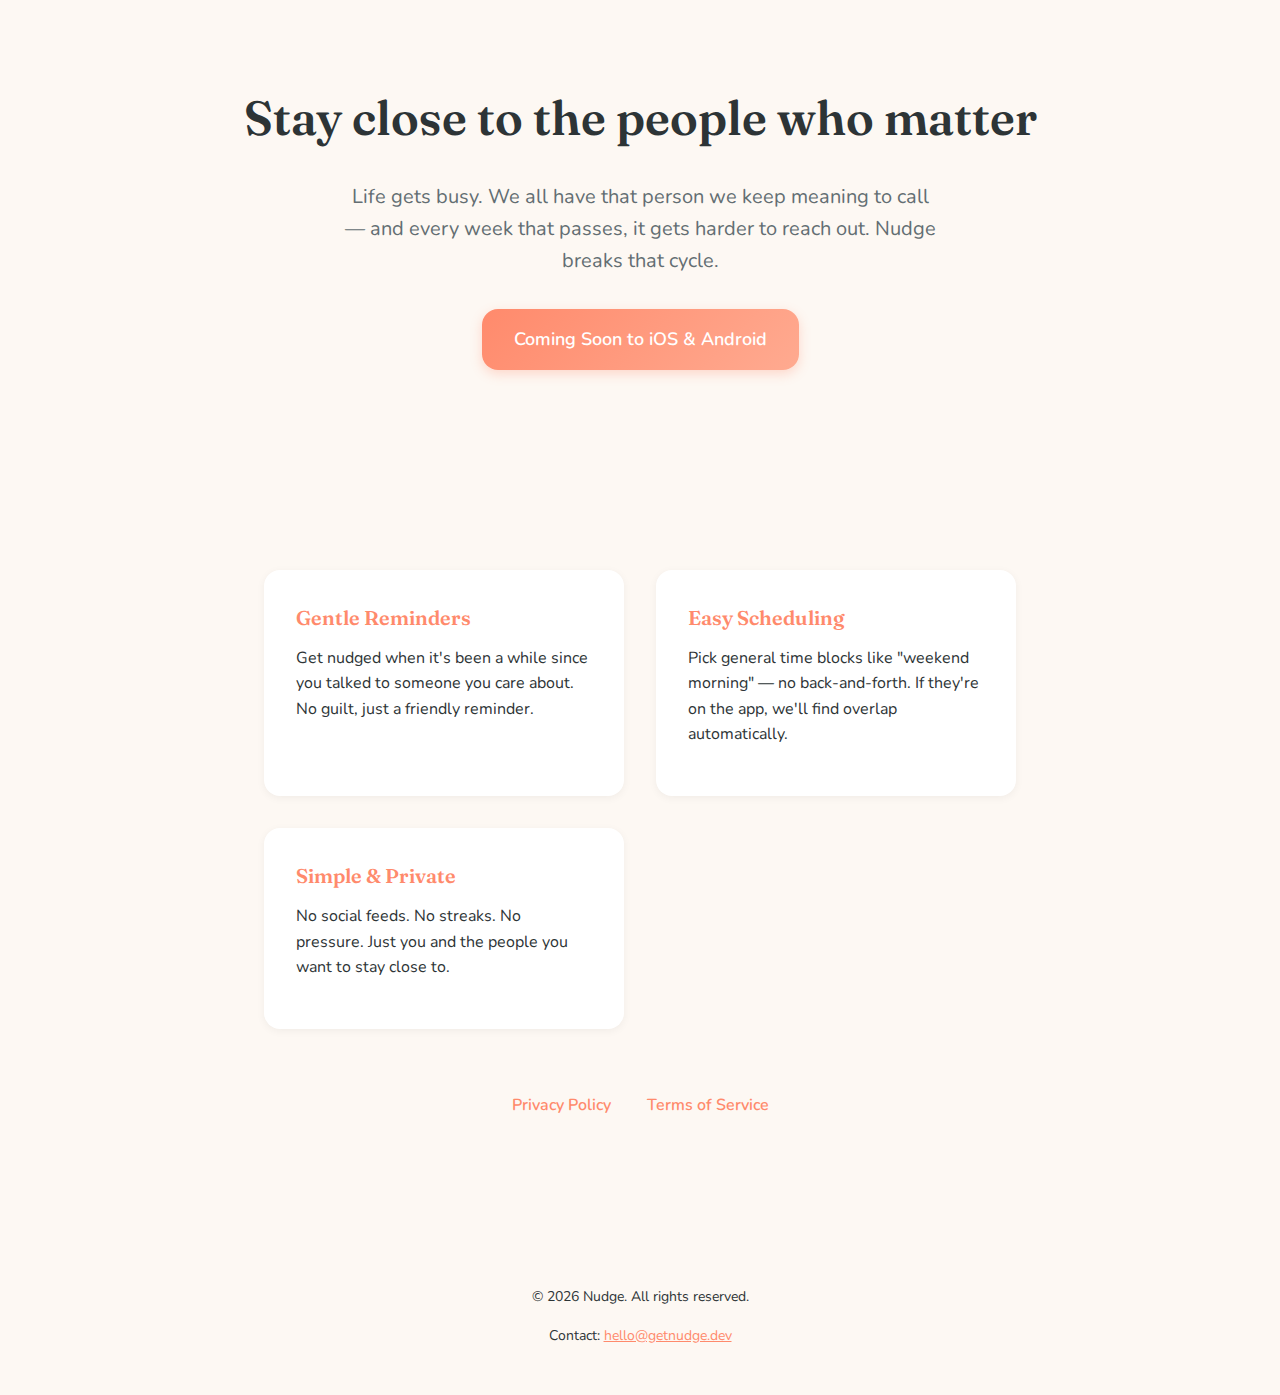
<file: index.html>
<!DOCTYPE html>
<html lang="en">
<head>
  <meta charset="UTF-8">
  <meta name="viewport" content="width=device-width, initial-scale=1.0">
  <title>Nudge - Stay close to the people who matter</title>
  <meta name="description" content="Life gets busy. Nudge helps you stay connected with friends and family through gentle reminders and easy scheduling.">

  <!-- Fonts -->
  <link rel="preconnect" href="https://fonts.googleapis.com">
  <link rel="preconnect" href="https://fonts.gstatic.com" crossorigin>
  <link href="https://fonts.googleapis.com/css2?family=Fraunces:wght@600&family=Nunito:wght@400;600;700&display=swap" rel="stylesheet">

  <!-- Styles -->
  <link rel="stylesheet" href="css/style.css">

  <!-- Favicon (you'll add this later) -->
  <!-- <link rel="icon" type="image/png" href="favicon.png"> -->
</head>
<body>
  <div class="hero">
    <h1>Stay close to the people who matter</h1>
    <p>Life gets busy. We all have that person we keep meaning to call — and every week that passes, it gets harder to reach out. Nudge breaks that cycle.</p>

    <!-- Coming soon badge - update when app is live -->
    <p style="margin-top: 32px;">
      <a href="#" class="cta">Coming Soon to iOS & Android</a>
    </p>

    <!-- Uncomment when app is live:
    <p style="margin-top: 32px;">
      <a href="https://apps.apple.com/app/..." class="cta">Download on iOS</a>
      <a href="https://play.google.com/store/apps/..." class="cta" style="margin-left: 16px;">Download on Android</a>
    </p>
    -->
  </div>

  <div class="container">
    <div class="features">
      <div class="feature">
        <h3>Gentle Reminders</h3>
        <p>Get nudged when it's been a while since you talked to someone you care about. No guilt, just a friendly reminder.</p>
      </div>

      <div class="feature">
        <h3>Easy Scheduling</h3>
        <p>Pick general time blocks like "weekend morning" — no back-and-forth. If they're on the app, we'll find overlap automatically.</p>
      </div>

      <div class="feature">
        <h3>Simple & Private</h3>
        <p>No social feeds. No streaks. No pressure. Just you and the people you want to stay close to.</p>
      </div>
    </div>

    <nav>
      <a href="privacy.html">Privacy Policy</a>
      <a href="terms.html">Terms of Service</a>
    </nav>
  </div>

  <footer>
    <p>&copy; 2026 Nudge. All rights reserved.</p>
    <p>Contact: <a href="mailto:hello@getnudge.dev">hello@getnudge.dev</a></p>
  </footer>
</body>
</html>
</file>
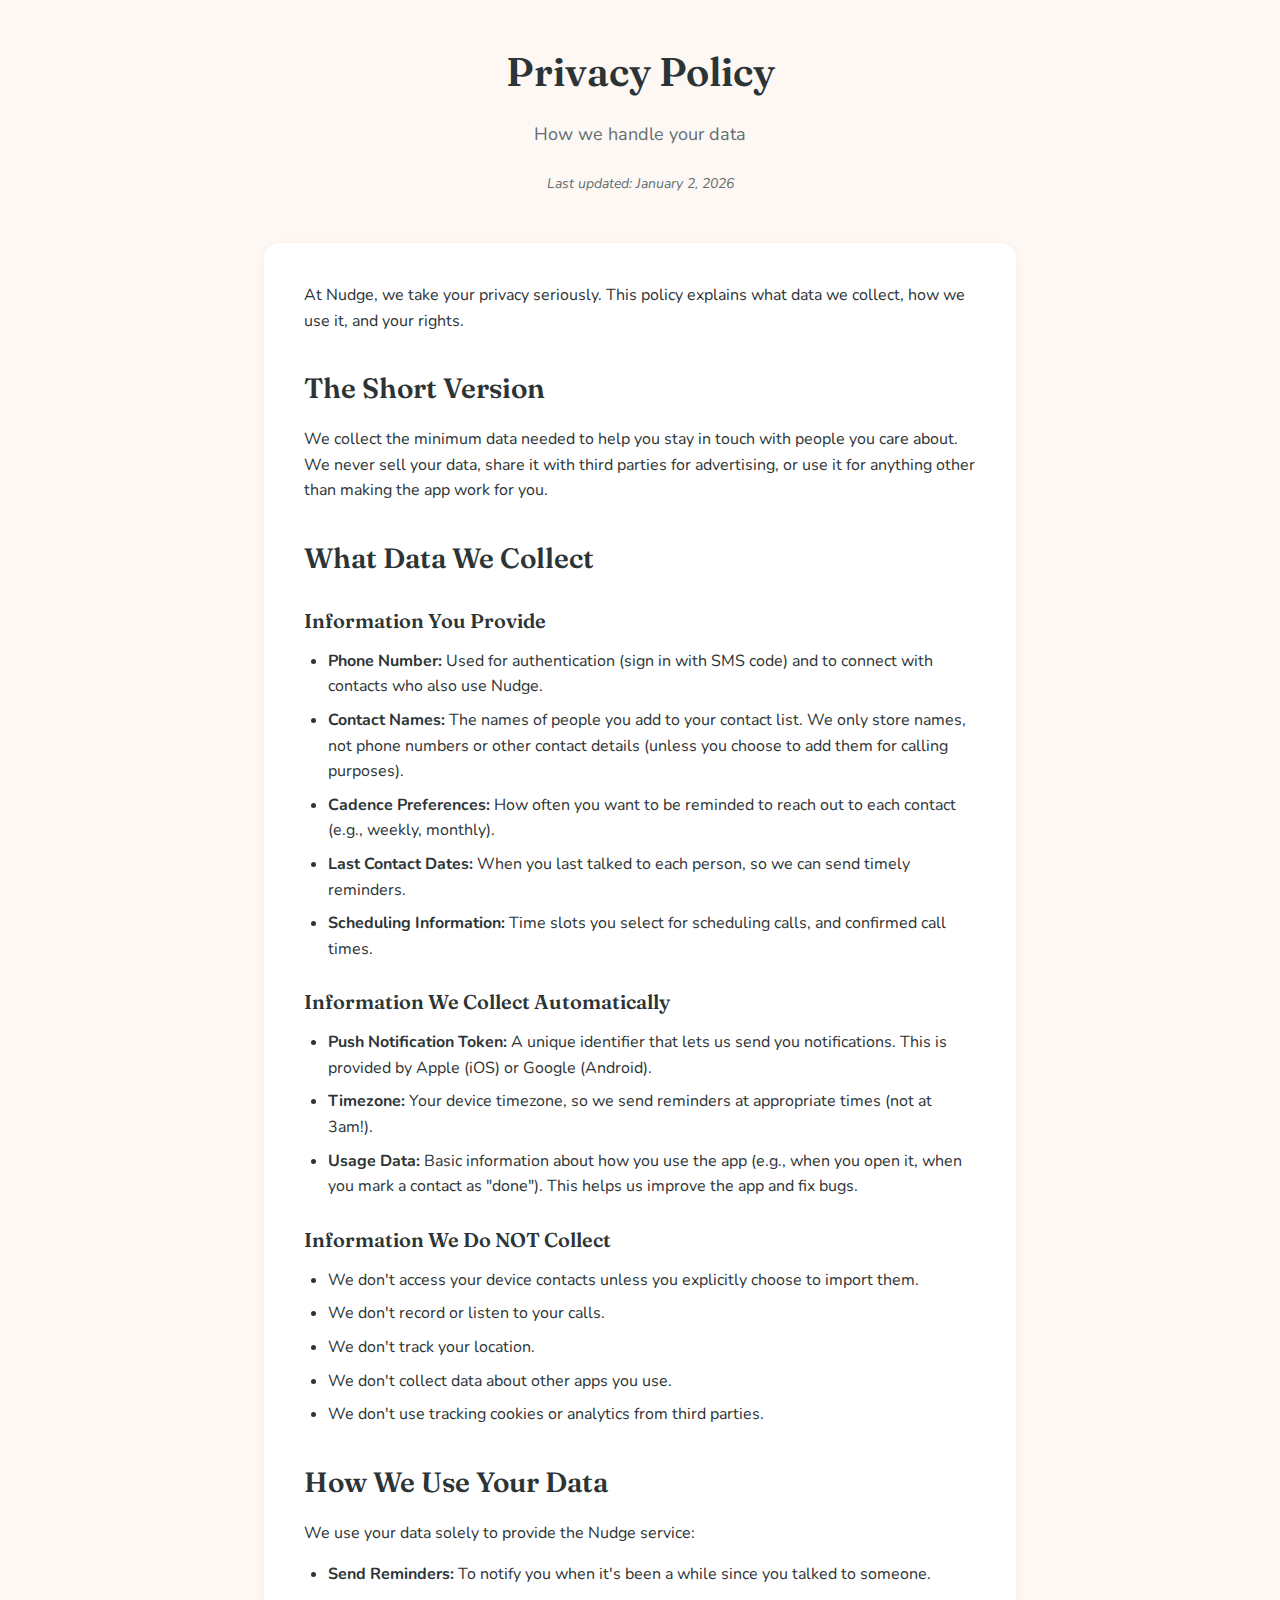
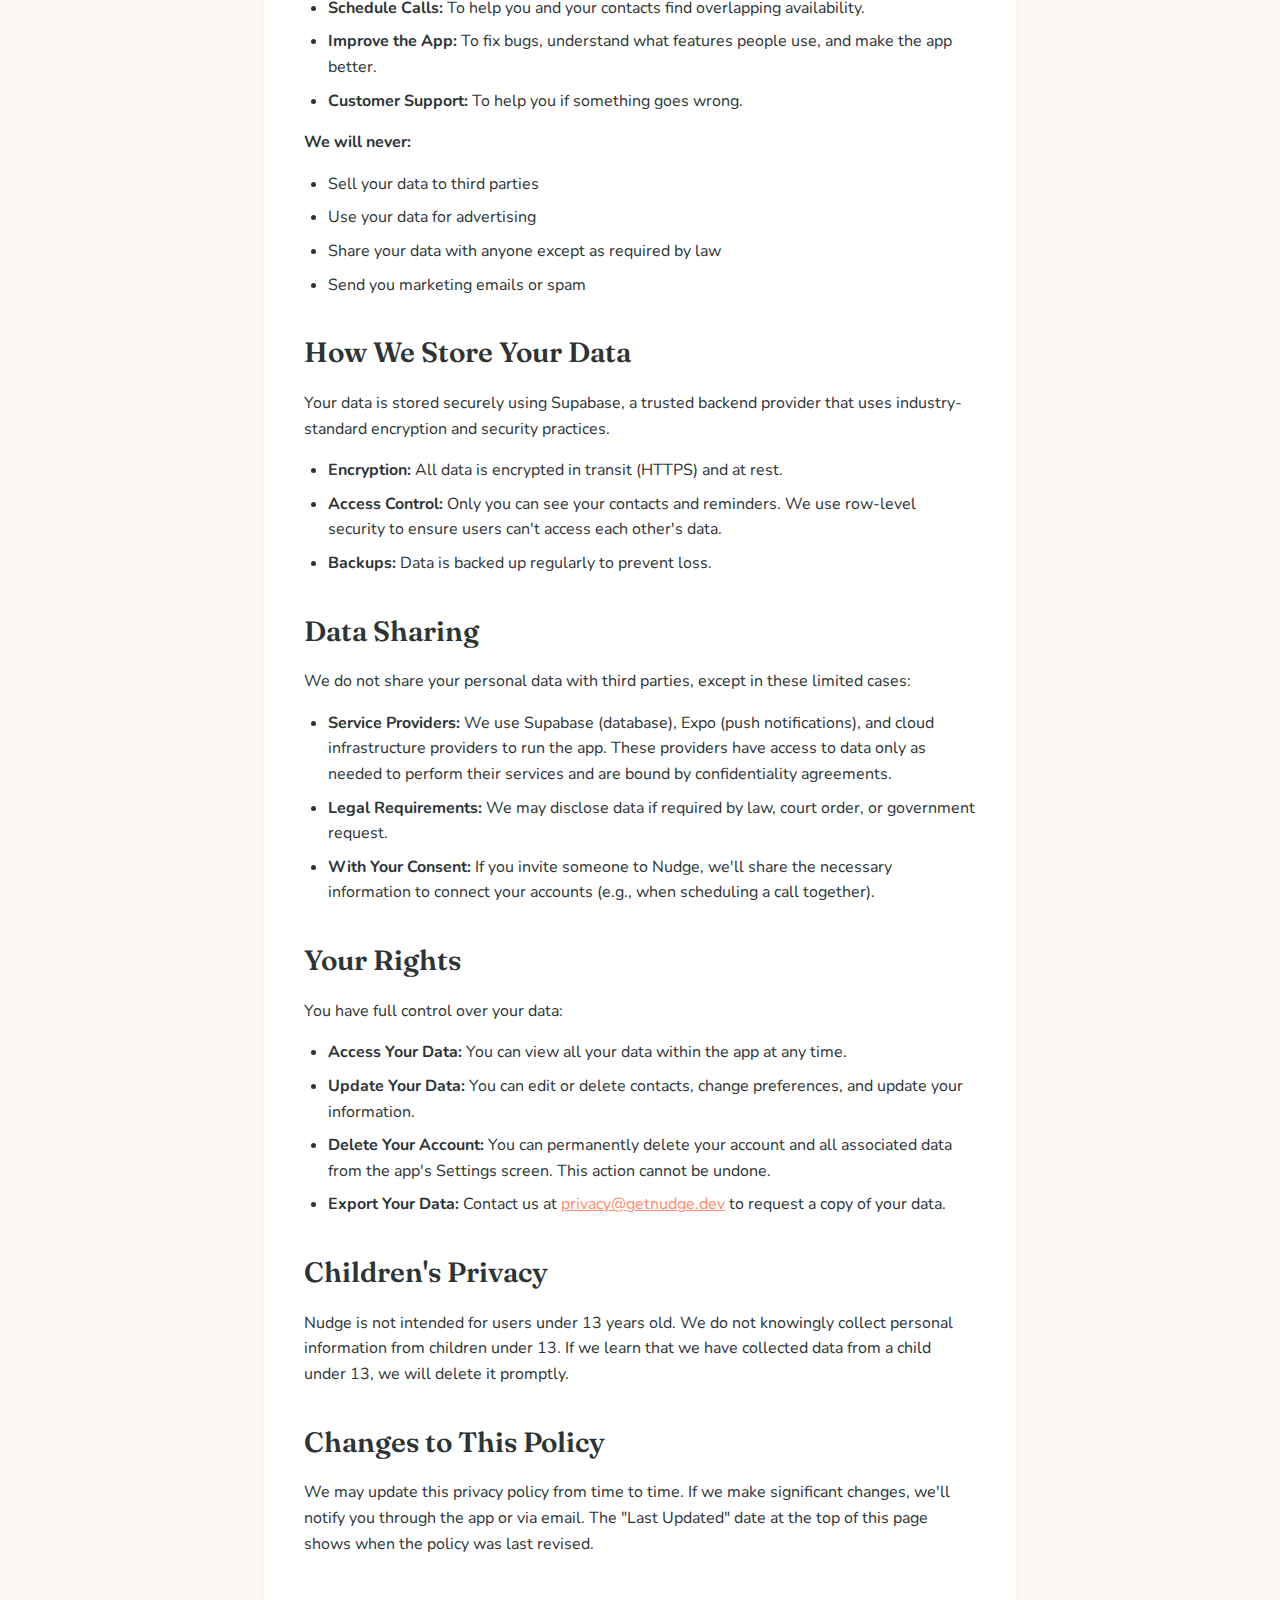
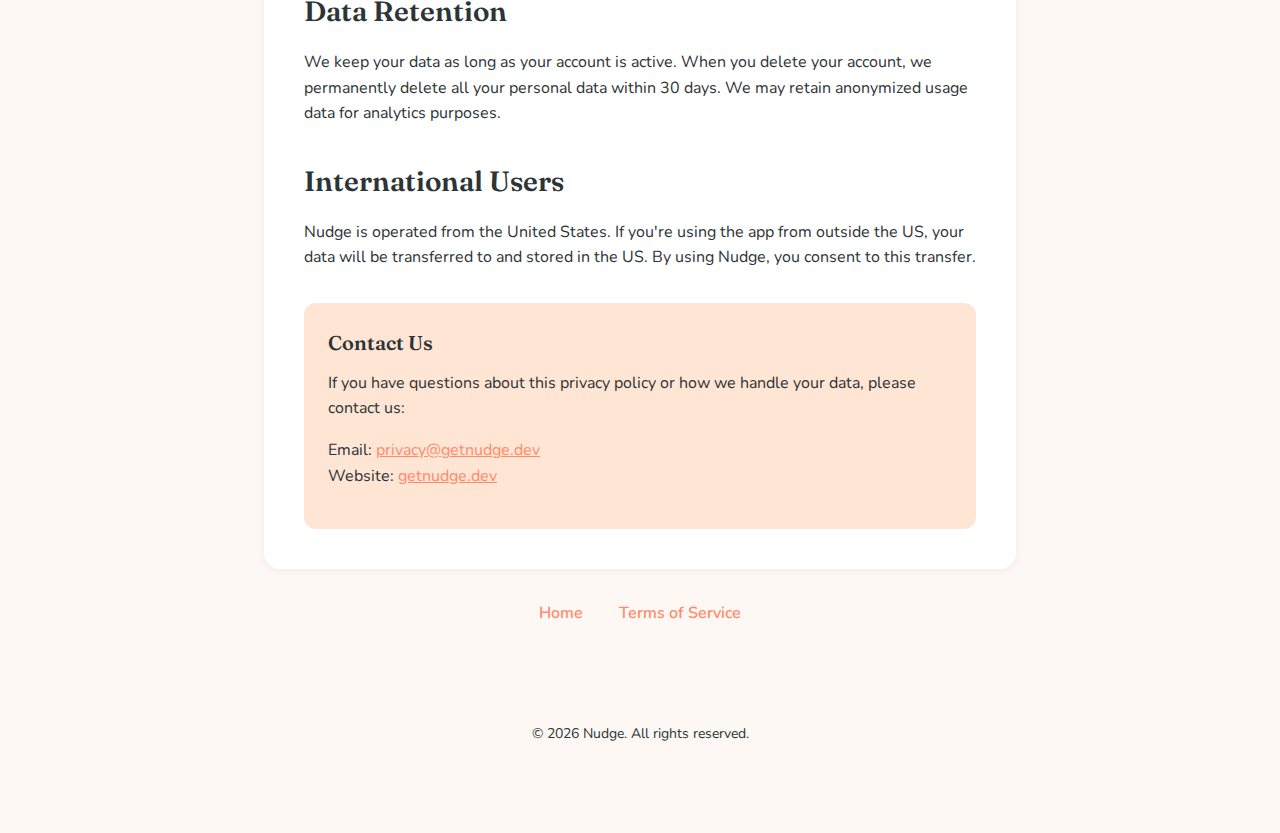
<file: privacy.html>
<!DOCTYPE html>
<html lang="en">
<head>
  <meta charset="UTF-8">
  <meta name="viewport" content="width=device-width, initial-scale=1.0">
  <title>Privacy Policy - Nudge</title>

  <!-- Fonts -->
  <link rel="preconnect" href="https://fonts.googleapis.com">
  <link rel="preconnect" href="https://fonts.gstatic.com" crossorigin>
  <link href="https://fonts.googleapis.com/css2?family=Fraunces:wght@600&family=Nunito:wght@400;600;700&display=swap" rel="stylesheet">

  <!-- Styles -->
  <link rel="stylesheet" href="css/style.css">
</head>
<body>
  <div class="container">
    <header>
      <h1>Privacy Policy</h1>
      <p class="tagline">How we handle your data</p>
      <p class="last-updated">Last updated: January 2, 2026</p>
    </header>

    <div class="content">
      <p>At Nudge, we take your privacy seriously. This policy explains what data we collect, how we use it, and your rights.</p>

      <h2>The Short Version</h2>
      <p>We collect the minimum data needed to help you stay in touch with people you care about. We never sell your data, share it with third parties for advertising, or use it for anything other than making the app work for you.</p>

      <h2>What Data We Collect</h2>

      <h3>Information You Provide</h3>
      <ul>
        <li><strong>Phone Number:</strong> Used for authentication (sign in with SMS code) and to connect with contacts who also use Nudge.</li>
        <li><strong>Contact Names:</strong> The names of people you add to your contact list. We only store names, not phone numbers or other contact details (unless you choose to add them for calling purposes).</li>
        <li><strong>Cadence Preferences:</strong> How often you want to be reminded to reach out to each contact (e.g., weekly, monthly).</li>
        <li><strong>Last Contact Dates:</strong> When you last talked to each person, so we can send timely reminders.</li>
        <li><strong>Scheduling Information:</strong> Time slots you select for scheduling calls, and confirmed call times.</li>
      </ul>

      <h3>Information We Collect Automatically</h3>
      <ul>
        <li><strong>Push Notification Token:</strong> A unique identifier that lets us send you notifications. This is provided by Apple (iOS) or Google (Android).</li>
        <li><strong>Timezone:</strong> Your device timezone, so we send reminders at appropriate times (not at 3am!).</li>
        <li><strong>Usage Data:</strong> Basic information about how you use the app (e.g., when you open it, when you mark a contact as "done"). This helps us improve the app and fix bugs.</li>
      </ul>

      <h3>Information We Do NOT Collect</h3>
      <ul>
        <li>We don't access your device contacts unless you explicitly choose to import them.</li>
        <li>We don't record or listen to your calls.</li>
        <li>We don't track your location.</li>
        <li>We don't collect data about other apps you use.</li>
        <li>We don't use tracking cookies or analytics from third parties.</li>
      </ul>

      <h2>How We Use Your Data</h2>

      <p>We use your data solely to provide the Nudge service:</p>

      <ul>
        <li><strong>Send Reminders:</strong> To notify you when it's been a while since you talked to someone.</li>
        <li><strong>Schedule Calls:</strong> To help you and your contacts find overlapping availability.</li>
        <li><strong>Improve the App:</strong> To fix bugs, understand what features people use, and make the app better.</li>
        <li><strong>Customer Support:</strong> To help you if something goes wrong.</li>
      </ul>

      <p><strong>We will never:</strong></p>
      <ul>
        <li>Sell your data to third parties</li>
        <li>Use your data for advertising</li>
        <li>Share your data with anyone except as required by law</li>
        <li>Send you marketing emails or spam</li>
      </ul>

      <h2>How We Store Your Data</h2>

      <p>Your data is stored securely using Supabase, a trusted backend provider that uses industry-standard encryption and security practices.</p>

      <ul>
        <li><strong>Encryption:</strong> All data is encrypted in transit (HTTPS) and at rest.</li>
        <li><strong>Access Control:</strong> Only you can see your contacts and reminders. We use row-level security to ensure users can't access each other's data.</li>
        <li><strong>Backups:</strong> Data is backed up regularly to prevent loss.</li>
      </ul>

      <h2>Data Sharing</h2>

      <p>We do not share your personal data with third parties, except in these limited cases:</p>

      <ul>
        <li><strong>Service Providers:</strong> We use Supabase (database), Expo (push notifications), and cloud infrastructure providers to run the app. These providers have access to data only as needed to perform their services and are bound by confidentiality agreements.</li>
        <li><strong>Legal Requirements:</strong> We may disclose data if required by law, court order, or government request.</li>
        <li><strong>With Your Consent:</strong> If you invite someone to Nudge, we'll share the necessary information to connect your accounts (e.g., when scheduling a call together).</li>
      </ul>

      <h2>Your Rights</h2>

      <p>You have full control over your data:</p>

      <ul>
        <li><strong>Access Your Data:</strong> You can view all your data within the app at any time.</li>
        <li><strong>Update Your Data:</strong> You can edit or delete contacts, change preferences, and update your information.</li>
        <li><strong>Delete Your Account:</strong> You can permanently delete your account and all associated data from the app's Settings screen. This action cannot be undone.</li>
        <li><strong>Export Your Data:</strong> Contact us at <a href="mailto:privacy@getnudge.dev">privacy@getnudge.dev</a> to request a copy of your data.</li>
      </ul>

      <h2>Children's Privacy</h2>

      <p>Nudge is not intended for users under 13 years old. We do not knowingly collect personal information from children under 13. If we learn that we have collected data from a child under 13, we will delete it promptly.</p>

      <h2>Changes to This Policy</h2>

      <p>We may update this privacy policy from time to time. If we make significant changes, we'll notify you through the app or via email. The "Last Updated" date at the top of this page shows when the policy was last revised.</p>

      <h2>Data Retention</h2>

      <p>We keep your data as long as your account is active. When you delete your account, we permanently delete all your personal data within 30 days. We may retain anonymized usage data for analytics purposes.</p>

      <h2>International Users</h2>

      <p>Nudge is operated from the United States. If you're using the app from outside the US, your data will be transferred to and stored in the US. By using Nudge, you consent to this transfer.</p>

      <div class="contact-info">
        <h3>Contact Us</h3>
        <p>If you have questions about this privacy policy or how we handle your data, please contact us:</p>
        <p>
          Email: <a href="mailto:privacy@getnudge.dev">privacy@getnudge.dev</a><br>
          Website: <a href="https://getnudge.dev">getnudge.dev</a>
        </p>
      </div>
    </div>

    <nav>
      <a href="index.html">Home</a>
      <a href="terms.html">Terms of Service</a>
    </nav>

    <footer>
      <p>&copy; 2026 Nudge. All rights reserved.</p>
    </footer>
  </div>
</body>
</html>
</file>
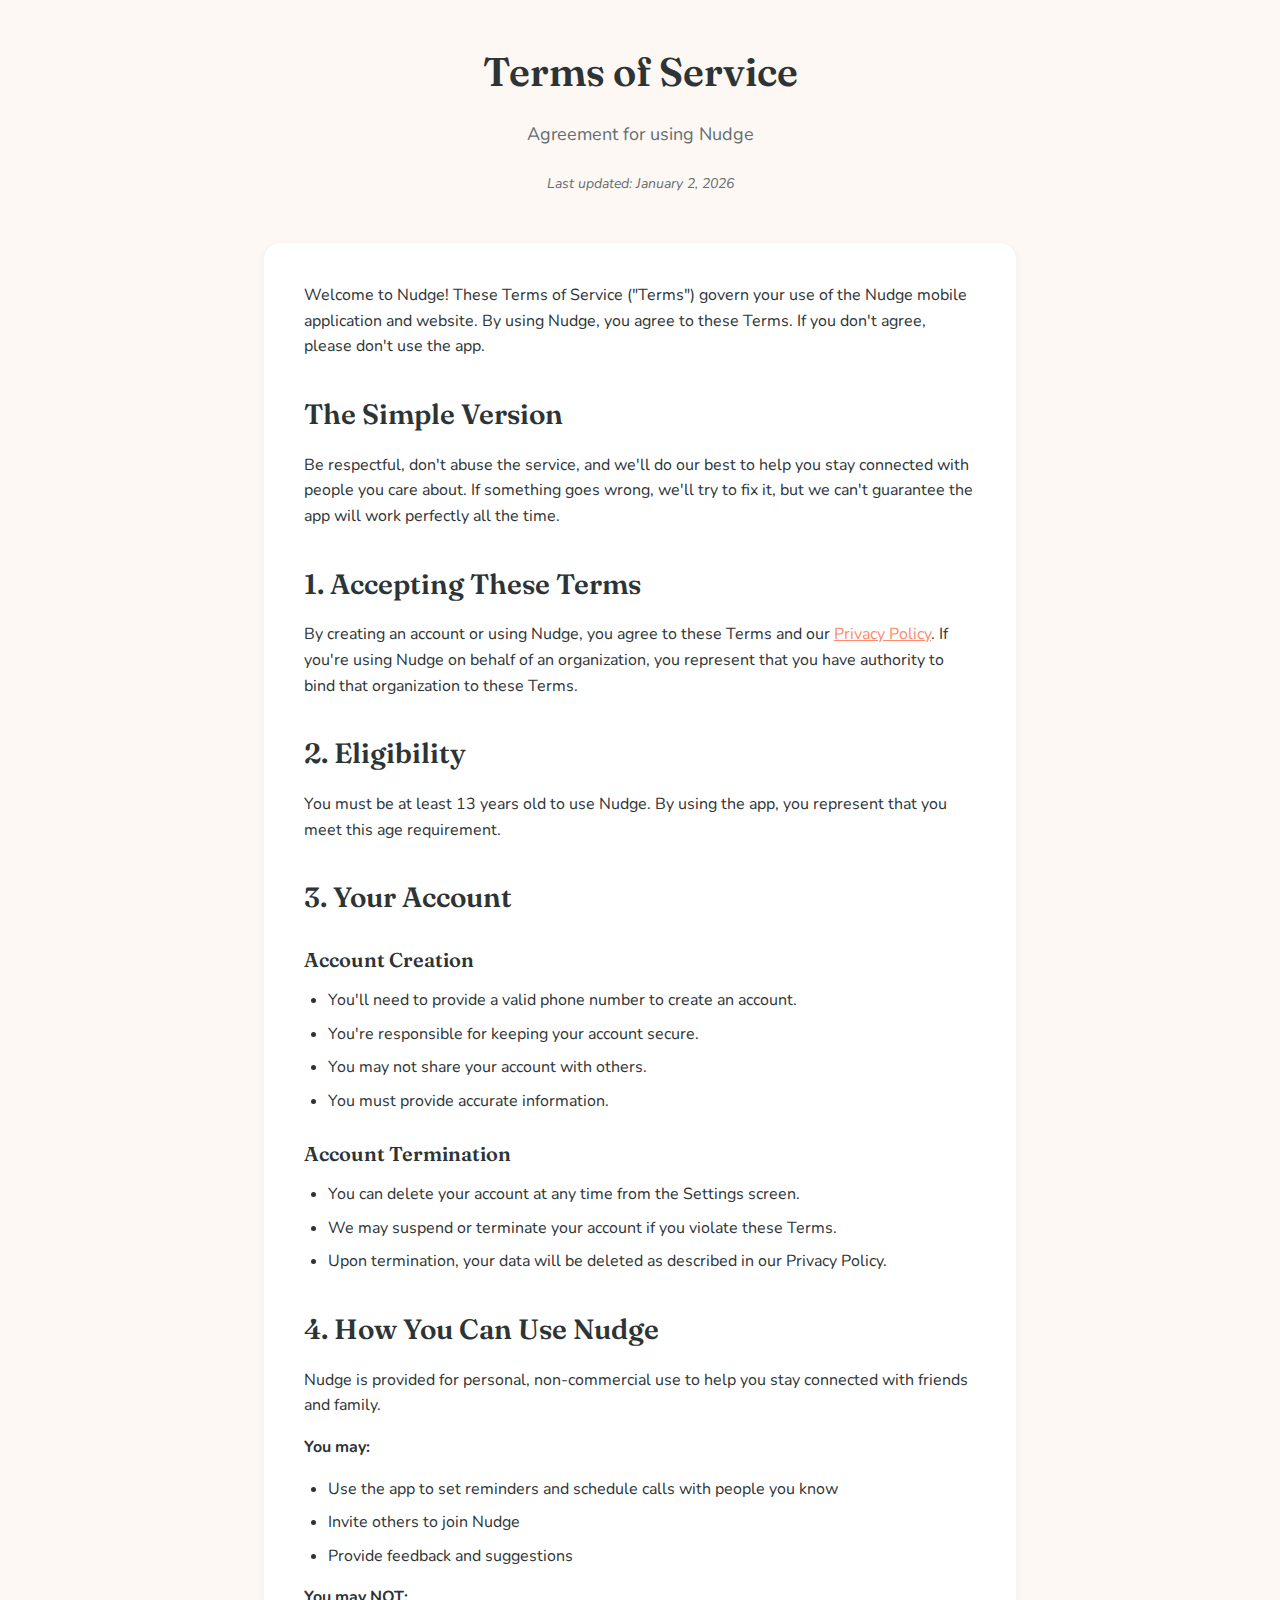
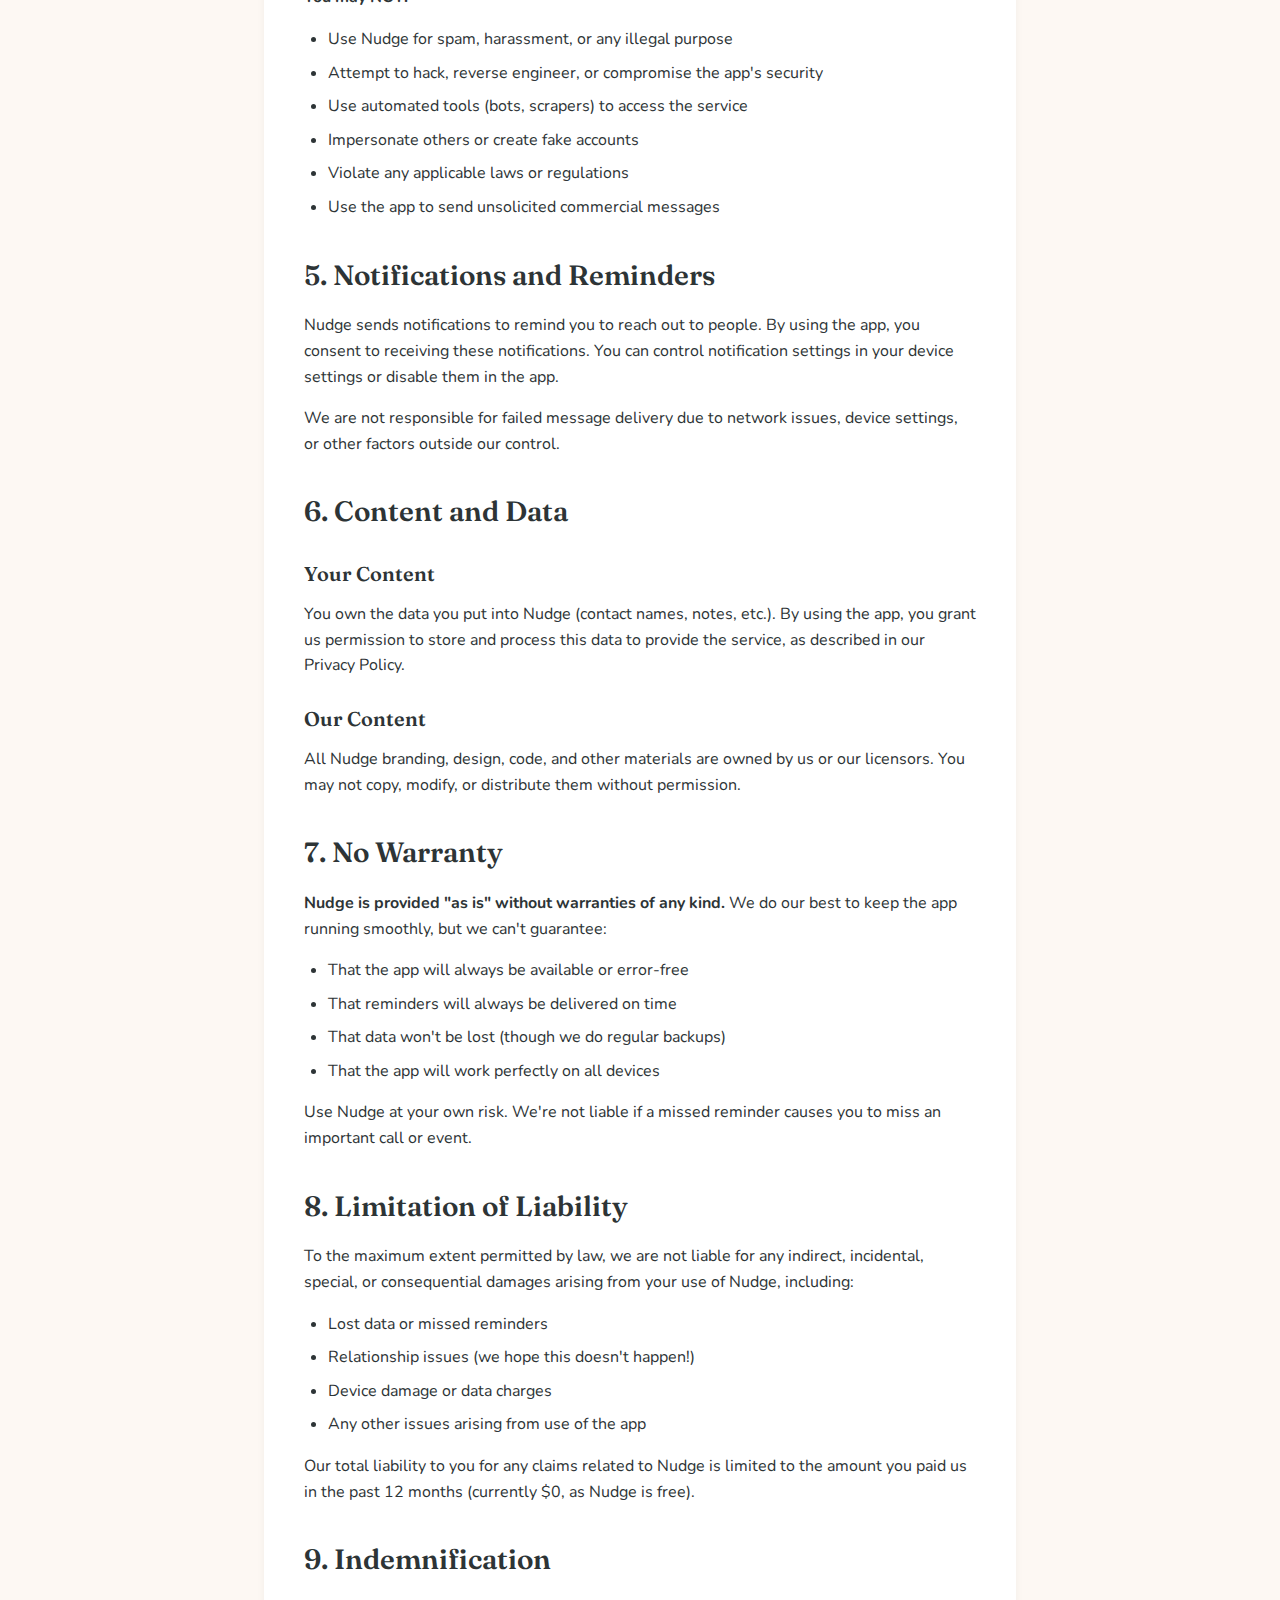
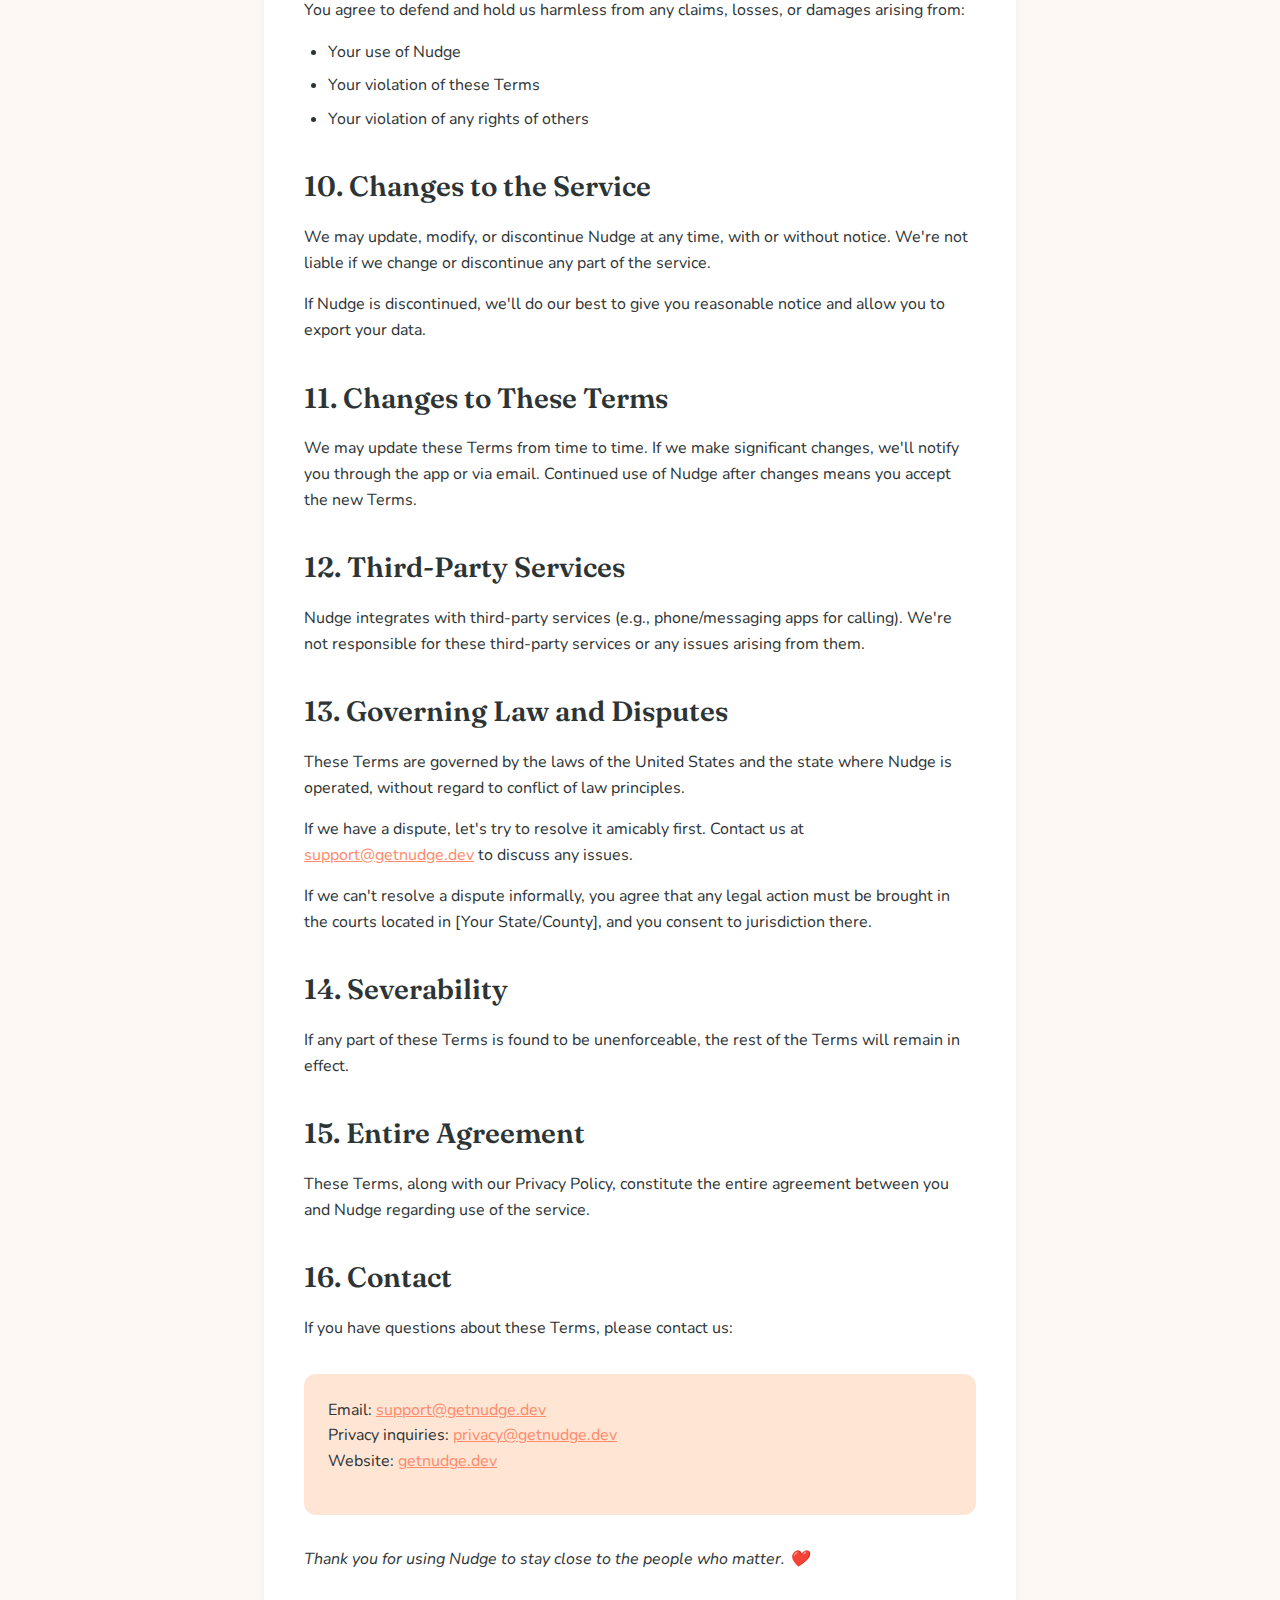
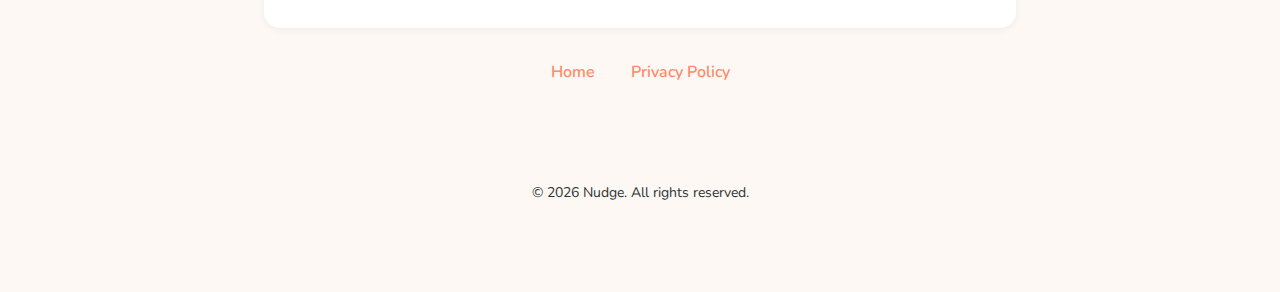
<file: terms.html>
<!DOCTYPE html>
<html lang="en">
<head>
  <meta charset="UTF-8">
  <meta name="viewport" content="width=device-width, initial-scale=1.0">
  <title>Terms of Service - Nudge</title>

  <!-- Fonts -->
  <link rel="preconnect" href="https://fonts.googleapis.com">
  <link rel="preconnect" href="https://fonts.gstatic.com" crossorigin>
  <link href="https://fonts.googleapis.com/css2?family=Fraunces:wght@600&family=Nunito:wght@400;600;700&display=swap" rel="stylesheet">

  <!-- Styles -->
  <link rel="stylesheet" href="css/style.css">

  <!-- Favicon -->
  <link rel="icon" type="image/x-icon" href="/favicon.ico">
  <link rel="icon" type="image/png" sizes="32x32" href="/favicon-32x32.png">
  <link rel="icon" type="image/png" sizes="16x16" href="/favicon-16x16.png">
  <link rel="apple-touch-icon" sizes="180x180" href="/apple-touch-icon.png">
  <link rel="manifest" href="/site.webmanifest">
</head>
<body>
  <div class="container">
    <header>
      <h1>Terms of Service</h1>
      <p class="tagline">Agreement for using Nudge</p>
      <p class="last-updated">Last updated: January 2, 2026</p>
    </header>

    <div class="content">
      <p>Welcome to Nudge! These Terms of Service ("Terms") govern your use of the Nudge mobile application and website. By using Nudge, you agree to these Terms. If you don't agree, please don't use the app.</p>

      <h2>The Simple Version</h2>
      <p>Be respectful, don't abuse the service, and we'll do our best to help you stay connected with people you care about. If something goes wrong, we'll try to fix it, but we can't guarantee the app will work perfectly all the time.</p>

      <h2>1. Accepting These Terms</h2>
      <p>By creating an account or using Nudge, you agree to these Terms and our <a href="privacy.html">Privacy Policy</a>. If you're using Nudge on behalf of an organization, you represent that you have authority to bind that organization to these Terms.</p>

      <h2>2. Eligibility</h2>
      <p>You must be at least 13 years old to use Nudge. By using the app, you represent that you meet this age requirement.</p>

      <h2>3. Your Account</h2>

      <h3>Account Creation</h3>
      <ul>
        <li>You'll need to provide a valid phone number to create an account.</li>
        <li>You're responsible for keeping your account secure.</li>
        <li>You may not share your account with others.</li>
        <li>You must provide accurate information.</li>
      </ul>

      <h3>Account Termination</h3>
      <ul>
        <li>You can delete your account at any time from the Settings screen.</li>
        <li>We may suspend or terminate your account if you violate these Terms.</li>
        <li>Upon termination, your data will be deleted as described in our Privacy Policy.</li>
      </ul>

      <h2>4. How You Can Use Nudge</h2>

      <p>Nudge is provided for personal, non-commercial use to help you stay connected with friends and family.</p>

      <p><strong>You may:</strong></p>
      <ul>
        <li>Use the app to set reminders and schedule calls with people you know</li>
        <li>Invite others to join Nudge</li>
        <li>Provide feedback and suggestions</li>
      </ul>

      <p><strong>You may NOT:</strong></p>
      <ul>
        <li>Use Nudge for spam, harassment, or any illegal purpose</li>
        <li>Attempt to hack, reverse engineer, or compromise the app's security</li>
        <li>Use automated tools (bots, scrapers) to access the service</li>
        <li>Impersonate others or create fake accounts</li>
        <li>Violate any applicable laws or regulations</li>
        <li>Use the app to send unsolicited commercial messages</li>
      </ul>

      <h2>5. Notifications and Reminders</h2>

      <p>Nudge sends notifications to remind you to reach out to people. By using the app, you consent to receiving these notifications. You can control notification settings in your device settings or disable them in the app.</p>

      <p>We are not responsible for failed message delivery due to network issues, device settings, or other factors outside our control.</p>

      <h2>6. Content and Data</h2>

      <h3>Your Content</h3>
      <p>You own the data you put into Nudge (contact names, notes, etc.). By using the app, you grant us permission to store and process this data to provide the service, as described in our Privacy Policy.</p>

      <h3>Our Content</h3>
      <p>All Nudge branding, design, code, and other materials are owned by us or our licensors. You may not copy, modify, or distribute them without permission.</p>

      <h2>7. No Warranty</h2>

      <p><strong>Nudge is provided "as is" without warranties of any kind.</strong> We do our best to keep the app running smoothly, but we can't guarantee:</p>

      <ul>
        <li>That the app will always be available or error-free</li>
        <li>That reminders will always be delivered on time</li>
        <li>That data won't be lost (though we do regular backups)</li>
        <li>That the app will work perfectly on all devices</li>
      </ul>

      <p>Use Nudge at your own risk. We're not liable if a missed reminder causes you to miss an important call or event.</p>

      <h2>8. Limitation of Liability</h2>

      <p>To the maximum extent permitted by law, we are not liable for any indirect, incidental, special, or consequential damages arising from your use of Nudge, including:</p>

      <ul>
        <li>Lost data or missed reminders</li>
        <li>Relationship issues (we hope this doesn't happen!)</li>
        <li>Device damage or data charges</li>
        <li>Any other issues arising from use of the app</li>
      </ul>

      <p>Our total liability to you for any claims related to Nudge is limited to the amount you paid us in the past 12 months (currently $0, as Nudge is free).</p>

      <h2>9. Indemnification</h2>

      <p>You agree to defend and hold us harmless from any claims, losses, or damages arising from:</p>

      <ul>
        <li>Your use of Nudge</li>
        <li>Your violation of these Terms</li>
        <li>Your violation of any rights of others</li>
      </ul>

      <h2>10. Changes to the Service</h2>

      <p>We may update, modify, or discontinue Nudge at any time, with or without notice. We're not liable if we change or discontinue any part of the service.</p>

      <p>If Nudge is discontinued, we'll do our best to give you reasonable notice and allow you to export your data.</p>

      <h2>11. Changes to These Terms</h2>

      <p>We may update these Terms from time to time. If we make significant changes, we'll notify you through the app or via email. Continued use of Nudge after changes means you accept the new Terms.</p>

      <h2>12. Third-Party Services</h2>

      <p>Nudge integrates with third-party services (e.g., phone/messaging apps for calling). We're not responsible for these third-party services or any issues arising from them.</p>

      <h2>13. Governing Law and Disputes</h2>

      <p>These Terms are governed by the laws of the United States and the state where Nudge is operated, without regard to conflict of law principles.</p>

      <p>If we have a dispute, let's try to resolve it amicably first. Contact us at <a href="mailto:support@getnudge.dev">support@getnudge.dev</a> to discuss any issues.</p>

      <p>If we can't resolve a dispute informally, you agree that any legal action must be brought in the courts located in [Your State/County], and you consent to jurisdiction there.</p>

      <h2>14. Severability</h2>

      <p>If any part of these Terms is found to be unenforceable, the rest of the Terms will remain in effect.</p>

      <h2>15. Entire Agreement</h2>

      <p>These Terms, along with our Privacy Policy, constitute the entire agreement between you and Nudge regarding use of the service.</p>

      <h2>16. Contact</h2>

      <p>If you have questions about these Terms, please contact us:</p>

      <div class="contact-info">
        <p>
          Email: <a href="mailto:support@getnudge.dev">support@getnudge.dev</a><br>
          Privacy inquiries: <a href="mailto:privacy@getnudge.dev">privacy@getnudge.dev</a><br>
          Website: <a href="https://getnudge.dev">getnudge.dev</a>
        </p>
      </div>

      <p style="margin-top: 32px;"><em>Thank you for using Nudge to stay close to the people who matter. ❤️</em></p>
    </div>

    <nav>
      <a href="index.html">Home</a>
      <a href="privacy.html">Privacy Policy</a>
    </nav>

    <footer>
      <p>&copy; 2026 Nudge. All rights reserved.</p>
    </footer>
  </div>
</body>
</html>
</file>
<file: css/style.css>
/* Nudge Brand Colors */
:root {
  --cream: #FDF8F3;
  --warm-white: #FFFBF7;
  --peach: #FFE5D4;
  --coral: #FF8A6C;
  --soft-coral: #FFAA90;
  --terracotta: #E07A5F;
  --sage: #87A878;
  --soft-sage: #B8D4AA;
  --charcoal: #2D3436;
  --warm-gray: #636E72;
  --light-gray: #DFE6E9;
}

* {
  margin: 0;
  padding: 0;
  box-sizing: border-box;
}

body {
  font-family: 'Nunito', -apple-system, BlinkMacSystemFont, 'Segoe UI', sans-serif;
  line-height: 1.6;
  color: var(--charcoal);
  background: var(--cream);
  padding: 0;
  margin: 0;
}

.container {
  max-width: 800px;
  margin: 0 auto;
  padding: 40px 24px;
}

/* Header */
header {
  text-align: center;
  margin-bottom: 48px;
}

h1 {
  font-family: 'Fraunces', serif;
  font-weight: 600;
  font-size: 2.5rem;
  color: var(--charcoal);
  margin-bottom: 16px;
}

.tagline {
  font-size: 1.125rem;
  color: var(--warm-gray);
  margin-bottom: 24px;
}

/* Navigation */
nav {
  margin: 32px 0;
  text-align: center;
}

nav a {
  color: var(--coral);
  text-decoration: none;
  margin: 0 16px;
  font-weight: 600;
  transition: color 0.2s;
}

nav a:hover {
  color: var(--terracotta);
}

/* Content */
.content {
  background: white;
  padding: 40px;
  border-radius: 16px;
  box-shadow: 0 2px 8px rgba(0, 0, 0, 0.05);
}

h2 {
  font-family: 'Fraunces', serif;
  font-weight: 600;
  font-size: 1.75rem;
  color: var(--charcoal);
  margin-top: 32px;
  margin-bottom: 16px;
}

h3 {
  font-family: 'Fraunces', serif;
  font-weight: 600;
  font-size: 1.25rem;
  color: var(--charcoal);
  margin-top: 24px;
  margin-bottom: 12px;
}

p {
  margin-bottom: 16px;
  color: var(--charcoal);
}

ul, ol {
  margin-left: 24px;
  margin-bottom: 16px;
}

li {
  margin-bottom: 8px;
}

a {
  color: var(--coral);
  text-decoration: underline;
}

a:hover {
  color: var(--terracotta);
}

/* Footer */
footer {
  text-align: center;
  margin-top: 64px;
  padding: 32px 0;
  color: var(--warm-gray);
  font-size: 0.875rem;
}

/* Landing page specific */
.hero {
  text-align: center;
  padding: 80px 24px 64px;
}

.hero h1 {
  font-size: 3rem;
  margin-bottom: 24px;
}

.hero p {
  font-size: 1.25rem;
  color: var(--warm-gray);
  max-width: 600px;
  margin: 0 auto 32px;
}

.cta {
  display: inline-block;
  background: linear-gradient(135deg, var(--coral), var(--soft-coral));
  color: white;
  padding: 16px 32px;
  border-radius: 16px;
  text-decoration: none;
  font-weight: 600;
  font-size: 1.125rem;
  box-shadow: 0 4px 12px rgba(255, 138, 108, 0.3);
  transition: transform 0.2s, box-shadow 0.2s;
}

.cta:hover {
  transform: translateY(-2px);
  box-shadow: 0 6px 16px rgba(255, 138, 108, 0.4);
  color: white;
}

.features {
  display: grid;
  grid-template-columns: repeat(auto-fit, minmax(250px, 1fr));
  gap: 32px;
  margin: 64px 0;
}

.feature {
  background: white;
  padding: 32px;
  border-radius: 16px;
  box-shadow: 0 2px 8px rgba(0, 0, 0, 0.05);
}

.feature h3 {
  margin-top: 0;
  color: var(--coral);
}

/* Responsive */
@media (max-width: 640px) {
  .hero h1 {
    font-size: 2rem;
  }

  h1 {
    font-size: 2rem;
  }

  .content {
    padding: 24px;
  }

  nav a {
    display: block;
    margin: 8px 0;
  }
}

/* Last updated */
.last-updated {
  color: var(--warm-gray);
  font-size: 0.875rem;
  font-style: italic;
  margin-bottom: 24px;
}

/* Contact info */
.contact-info {
  background: var(--peach);
  padding: 24px;
  border-radius: 12px;
  margin-top: 32px;
}

.contact-info h3 {
  margin-top: 0;
}
</file>
